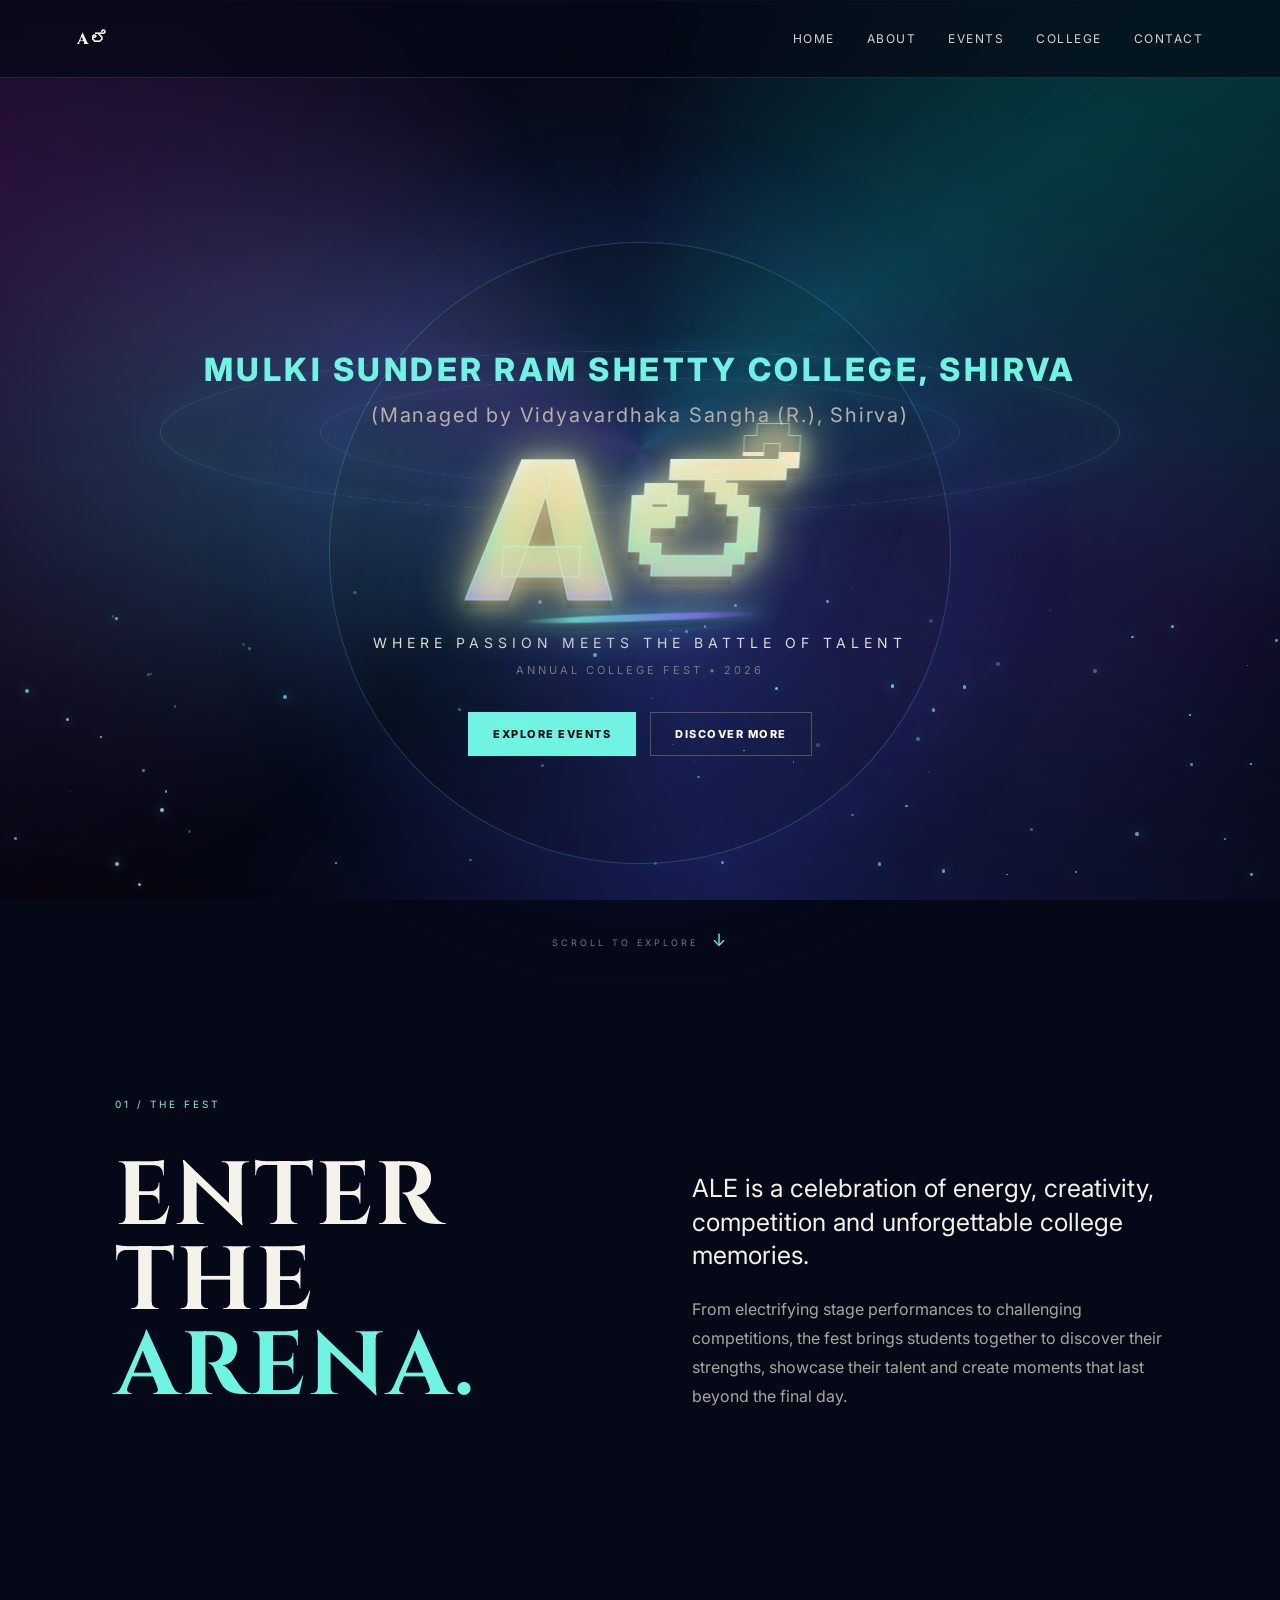
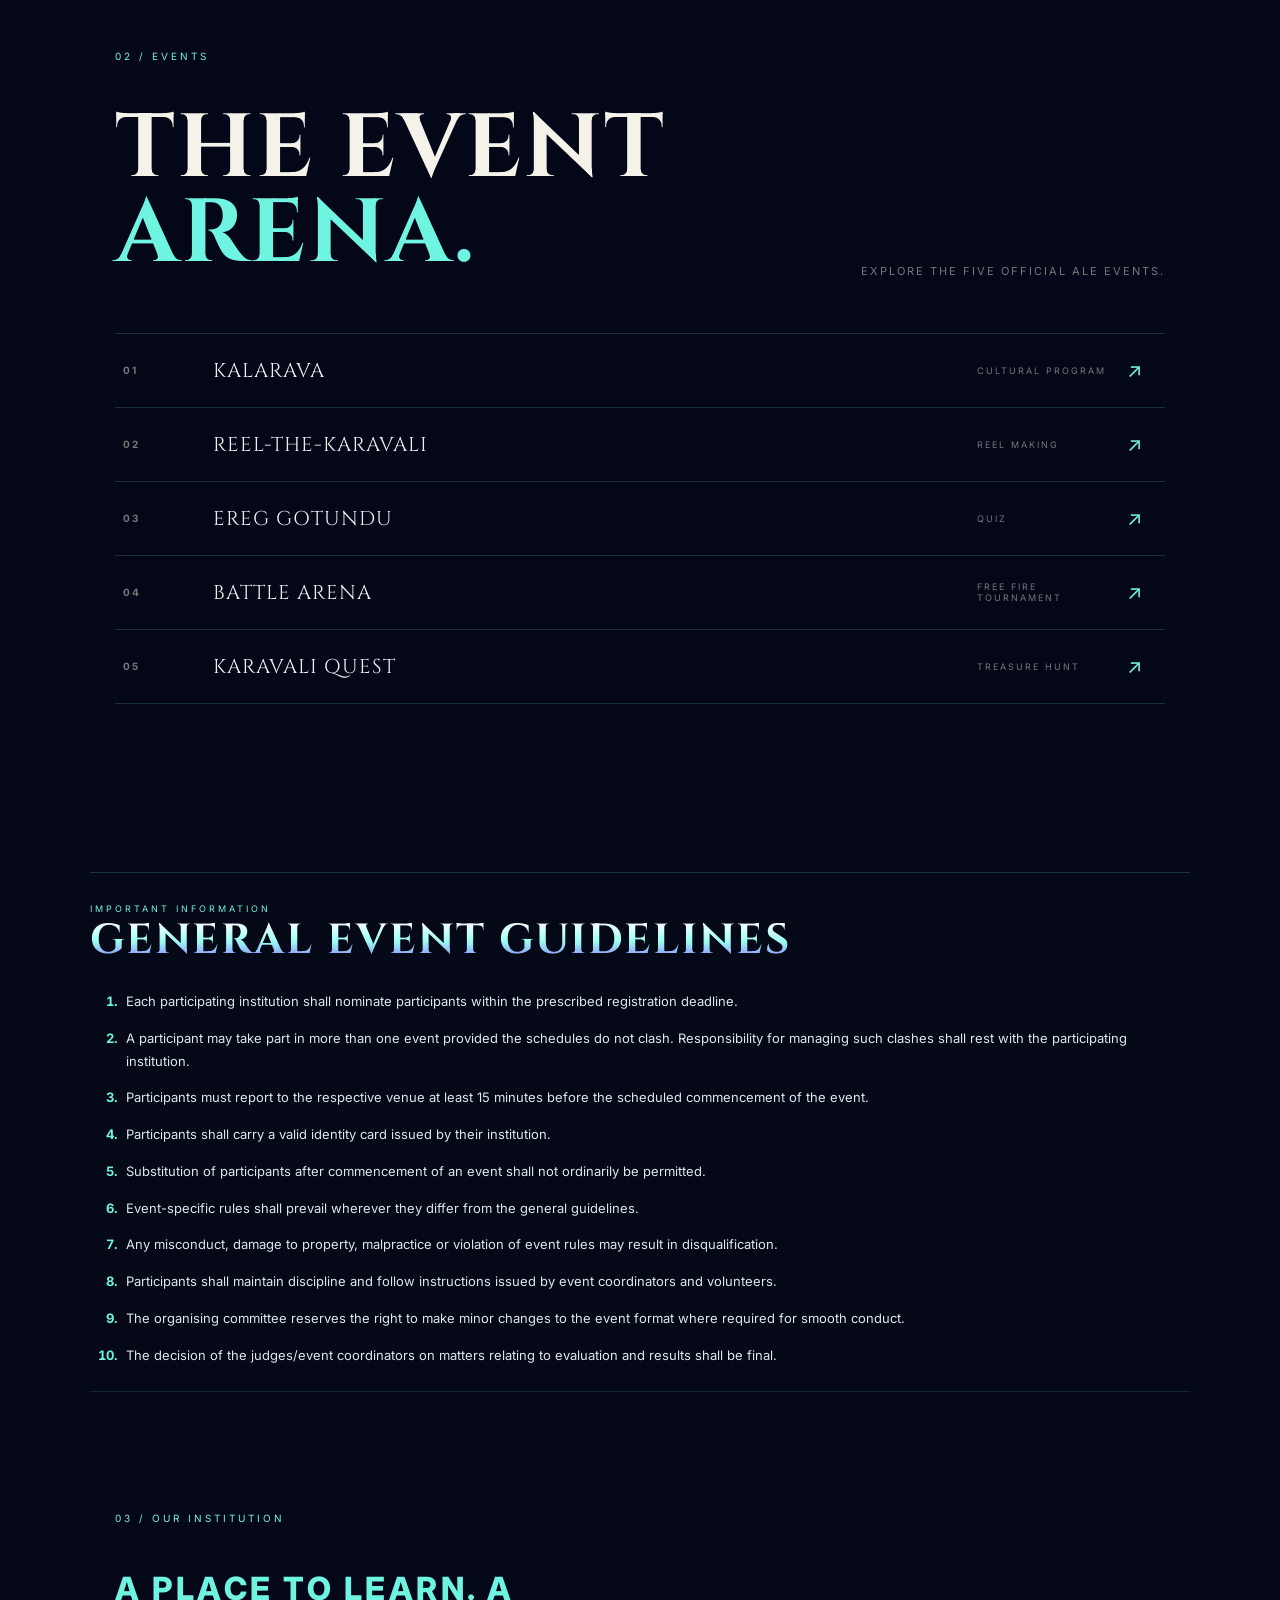
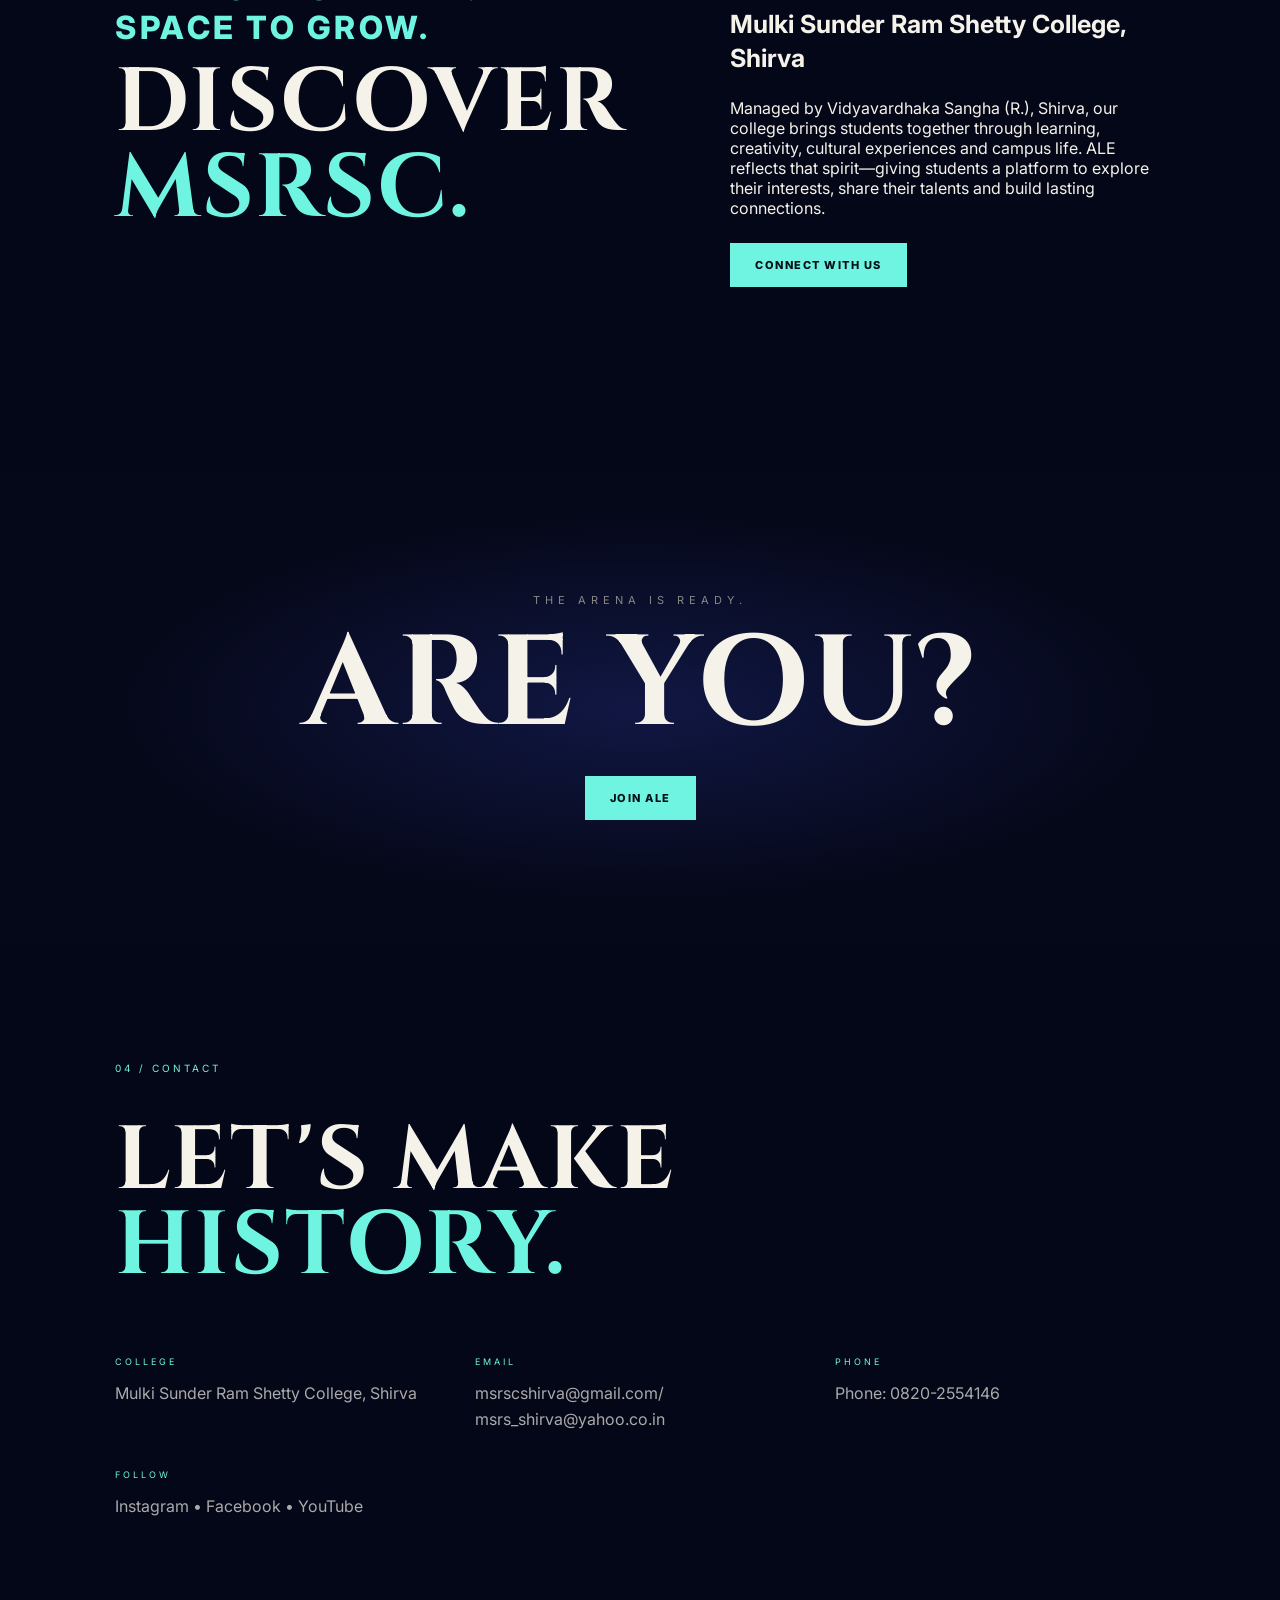
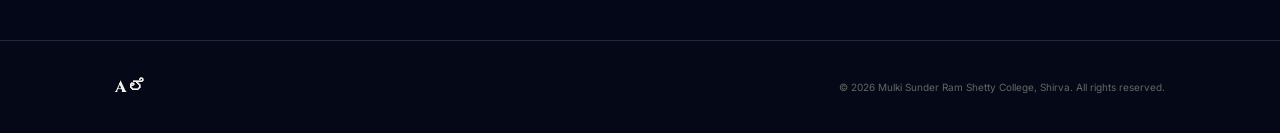
<file: index.html>
<!DOCTYPE html>
<html lang="en">
<head>
  <meta charset="UTF-8">
  <meta name="viewport" content="width=device-width, initial-scale=1.0">
  <title>Aಲೆ | MSRSC Shirva</title>
  <meta name="description" content="ALE - College Fest of Mulki Sunder Ram Shetty College, Shirva">
  <link rel="preconnect" href="https://fonts.googleapis.com">
  <link rel="preconnect" href="https://fonts.gstatic.com" crossorigin>
  <link href="https://fonts.googleapis.com/css2?family=Cinzel:wght@600;700;800&family=Inter:wght@400;500;600;700;800&display=swap" rel="stylesheet">
  <link rel="stylesheet" href="style.css">
</head>
<body>

  <div class="animated-bg" aria-hidden="true">
    <div class="aurora aurora-a"></div>
    <div class="aurora aurora-b"></div>
    <div class="energy-ring ring-a"></div>
    <div class="energy-ring ring-b"></div>
    <div class="embers" id="embers"></div>
    <div class="scanline"></div>
  </div>
  <div class="noise"></div>

  <header class="navbar">
    <a class="brand" href="#home">Aಲೆ</a>
    <button class="menu-btn" aria-label="Open menu">☰</button>
    <nav>
      <a href="#home">Home</a>
      <a href="#about">About</a>
      <a href="#events">Events</a>
      <a href="#college">College</a>
      <a href="#contact">Contact</a>
    </nav>
  </header>

  <main>
    <section id="home" class="hero">
      <div class="hero-glow glow1"></div>
      <div class="hero-glow glow2"></div>
      <div class="hero-content">
        <p class="eyebrow">MULKI SUNDER RAM SHETTY COLLEGE, SHIRVA</p>
        <p class="managed">(Managed by Vidyavardhaka Sangha (R.), Shirva)</p>
        <h1 class="moving-title">Aಲೆ</h1>
        <p class="tagline">WHERE PASSION MEETS THE BATTLE OF TALENT</p>
        <p class="date">ANNUAL COLLEGE FEST • 2026</p>
        <div class="hero-actions">
          <a class="btn primary" href="#events">Explore Events</a>
          <a class="btn ghost" href="#about">Discover More</a>
        </div>
      </div>
      <div class="scroll">SCROLL TO EXPLORE <span>↓</span></div>
    </section>

    <section id="about" class="about section">
      <div class="section-label">01 / THE FEST</div>
      <div class="about-grid">
        <div>
          <h2>ENTER THE<br><span>ARENA.</span></h2>
        </div>
        <div>
          <p class="lead">ALE is a celebration of energy, creativity, competition and unforgettable college memories.</p>
          <p>From electrifying stage performances to challenging competitions, the fest brings students together to discover their strengths, showcase their talent and create moments that last beyond the final day.</p>
        </div>
      </div>
    </section>

    <section id="events" class="events section">
      <div class="section-label">02 / EVENTS</div>
      <div class="section-head">
        <h2>THE EVENT<br><span>ARENA.</span></h2>
        <p>Explore the five official ALE events.</p>
      </div>
      <div class="event-list">
        <a class="event-item" href="event.html?event=KALARAVA"><b>01</b><span>KALARAVA</span><small>Cultural program</small><i>↗</i></a>
        <a class="event-item" href="event.html?event=REEL-THE-KARAVALI"><b>02</b><span>REEL-THE-KARAVALI</span><small>Reel making</small><i>↗</i></a>
        <a class="event-item" href="event.html?event=EREG%20GOTUNDU"><b>03</b><span>EREG GOTUNDU</span><small>Quiz</small><i>↗</i></a>
        <a class="event-item" href="event.html?event=BATTLE%20ARENA"><b>04</b><span>BATTLE ARENA</span><small>Free Fire Tournament</small><i>↗</i></a>
        <a class="event-item" href="event.html?event=KARAVALI%20QUEST"><b>05</b><span>KARAVALI QUEST</span><small>Treasure Hunt</small><i>↗</i></a>
      </div>
    </section>


<section id="generalGuidelinesBox" class="guidelines-box">
  <div class="guidelines-heading"><small>IMPORTANT INFORMATION</small><h2>GENERAL EVENT GUIDELINES</h2></div>
  <div class="guidelines-content">
    <ol class="guidelines-list">
      <li>Each participating institution shall nominate participants within the prescribed registration deadline.</li>
      <li>A participant may take part in more than one event provided the schedules do not clash. Responsibility for managing such clashes shall rest with the participating institution.</li>
      <li>Participants must report to the respective venue at least 15 minutes before the scheduled commencement of the event.</li>
      <li>Participants shall carry a valid identity card issued by their institution.</li>
      <li>Substitution of participants after commencement of an event shall not ordinarily be permitted.</li>
      <li>Event-specific rules shall prevail wherever they differ from the general guidelines.</li>
      <li>Any misconduct, damage to property, malpractice or violation of event rules may result in disqualification.</li>
      <li>Participants shall maintain discipline and follow instructions issued by event coordinators and volunteers.</li>
      <li>The organising committee reserves the right to make minor changes to the event format where required for smooth conduct.</li>
      <li>The decision of the judges/event coordinators on matters relating to evaluation and results shall be final.</li>
    </ol>
  </div>
</section>

    <section id="college" class="schedule section college-promo">
      <div class="section-label">03 / OUR INSTITUTION</div>
      <div class="about-grid">
        <div>
          <p class="eyebrow">A PLACE TO LEARN. A SPACE TO GROW.</p>
          <h2>DISCOVER<br><span>MSRSC.</span></h2>
        </div>
        <div>
          <p class="lead">Mulki Sunder Ram Shetty College, Shirva</p>
          <p>Managed by Vidyavardhaka Sangha (R.), Shirva, our college brings students together through learning, creativity, cultural experiences and campus life. ALE reflects that spirit—giving students a platform to explore their interests, share their talents and build lasting connections.</p>
          <a class="btn primary" href="#contact">CONNECT WITH US</a>
        </div>
      </div>
    </section>

    <section class="cta">
      <div>
        <p>THE ARENA IS READY.</p>
        <h2>ARE YOU?</h2>
        <a class="btn primary" href="#contact">JOIN ALE</a>
      </div>
    </section>

    <section id="contact" class="contact section">
      <div class="section-label">04 / CONTACT</div>
      <h2>LET'S MAKE<br><span>HISTORY.</span></h2>
      <div class="contact-grid">
        <div><small>COLLEGE</small><p>Mulki Sunder Ram Shetty College, Shirva</p></div>
        <div><small>EMAIL</small><p>msrscshirva@gmail.com/ msrs_shirva@yahoo.co.in</p></div>
        <div><small>PHONE</small><p>Phone: 0820-2554146</p></div>
        <div><small>FOLLOW</small><p>Instagram • Facebook • YouTube</p></div>
      </div>
    </section>
  
    <div class="event-modal" id="eventModal" aria-hidden="true">
      <div class="modal-backdrop"></div>
      <div class="modal-card">
        <button class="modal-close" aria-label="Close event details">×</button>
        <span class="modal-kicker">Aಲೆ EVENT</span>
        <div class="modal-symbol">✦</div>
        <h3 id="modalTitle">Event</h3>
        <p id="modalText">Get ready to compete.</p>
        <div class="modal-meta"><span>REGISTRATION</span><strong>OPEN</strong></div>
        <a class="btn primary" href="#contact" id="registerBtn">REGISTER NOW</a>
      </div>
    </div>

  </main>

  <footer>
    <div class="brand">Aಲೆ</div>
    <p>© 2026 Mulki Sunder Ram Shetty College, Shirva. All rights reserved.</p>
  </footer>

  <script src="script.js"></script>
</body>
</html>
</file>
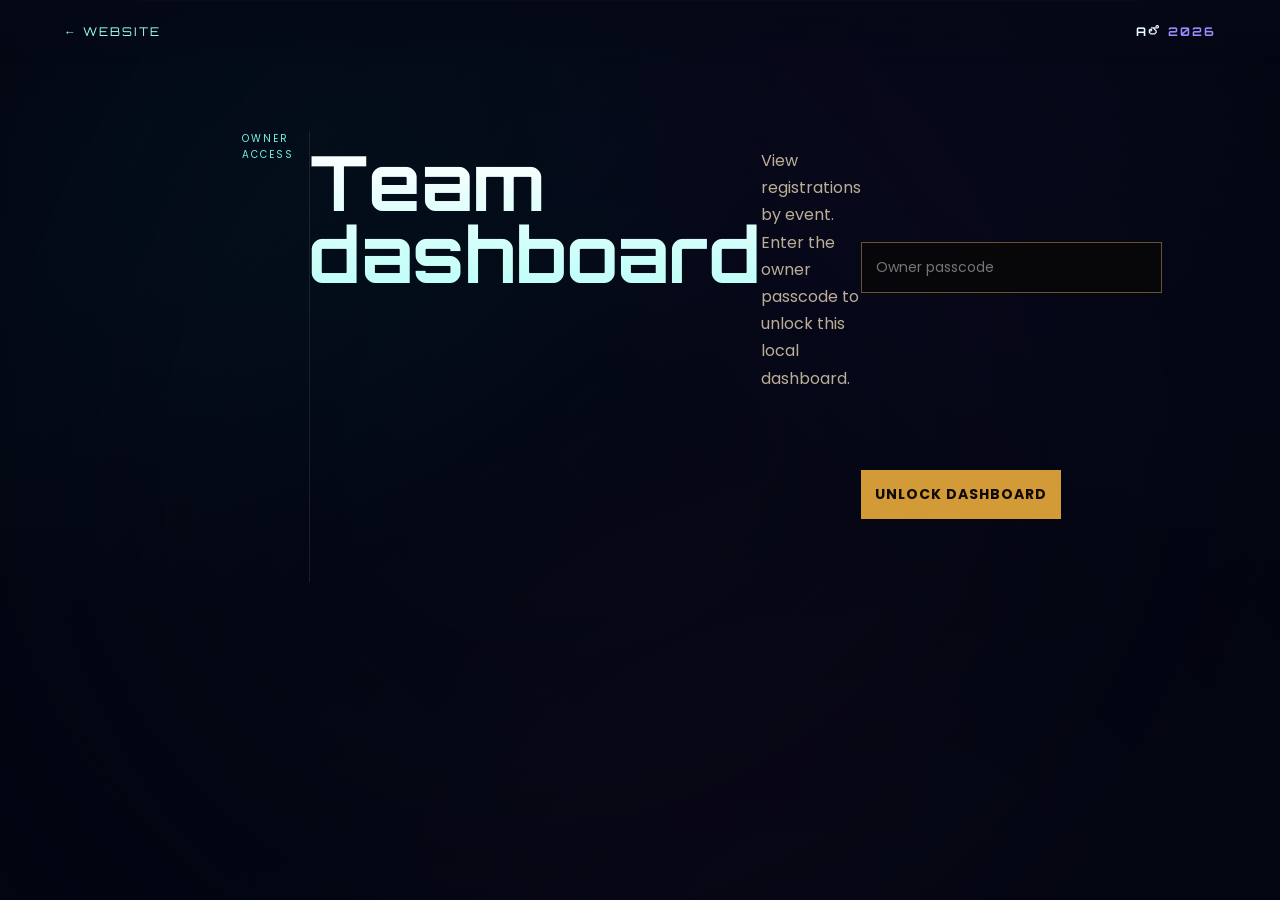
<file: admin.html>
<!doctype html>
<html lang="en"><head><meta charset="utf-8"><meta name="viewport" content="width=device-width,initial-scale=1"><title>Owner Access | Aಲೆ 2026</title><link rel="stylesheet" href="event.css"><style>body{min-height:100vh}#login,#dashboard{max-width:1000px;margin:auto;padding:130px 8vw 70px}.hidden{display:none!important}.notice{color:#bcae96;max-width:680px;line-height:1.7}input,select,button{background:#080808cc;border:1px solid #6d5128;color:#fff;padding:14px;font:14px Poppins}button{background:#d39a38;color:#100a03;border:0;font-weight:700;letter-spacing:1px;cursor:pointer}.tools{display:flex;gap:12px;flex-wrap:wrap;margin:24px 0}table{border-collapse:collapse;width:100%;background:#080808bb}th,td{border-bottom:1px solid #3b2d19;padding:14px;text-align:left;font-size:13px}th{color:#e8b75c;text-transform:uppercase;letter-spacing:1px;font-size:10px}#empty{color:#bcae96;padding:25px 0}</style></head>
<body><canvas id="scene"></canvas><div class="shade"></div><header><a href="index.html">← WEBSITE</a><b>Aಲೆ <span>2026</span></b></header><section id="login"><div class="live">OWNER ACCESS</div><h1>Team dashboard</h1><p class="notice">View registrations by event. Enter the owner passcode to unlock this local dashboard.</p><form id="loginForm"><input id="passcode" required type="password" placeholder="Owner passcode" aria-label="Owner passcode"><button type="submit">UNLOCK DASHBOARD</button></form><p id="loginError"></p></section><section id="dashboard" class="hidden"><div class="live">AUTHORIZED VIEW</div><h1>Registered teams</h1><div class="tools"><select id="eventFilter" aria-label="Filter by event"><option value="">All events</option></select><button id="refresh" type="button">REFRESH LIST</button><button id="export" type="button">DOWNLOAD CSV</button><button id="lock" type="button">LOCK</button></div><p id="empty"></p><table id="table" class="hidden"><thead><tr><th>Event</th><th>Team / participant</th><th>Contact</th><th>College</th><th>Registered</th></tr></thead><tbody id="registrations"></tbody></table></section><script>const STORAGE_KEY='kurukshetraRegistrationsV1',OWNER_PASSCODE='CHANGE-THIS-OWNER-PASSCODE';const byId=id=>document.getElementById(id);const login=byId('login'),dashboard=byId('dashboard'),filter=byId('eventFilter'),tbody=byId('registrations'),table=byId('table'),empty=byId('empty');function registrations(){try{return JSON.parse(localStorage.getItem(STORAGE_KEY)||'[]')}catch{return[]}}function escapeHtml(value){const node=document.createElement('span');node.textContent=value||'—';return node.innerHTML}function populateFilter(){const current=filter.value,events=[...new Set(registrations().map(r=>r.event))].sort();filter.innerHTML='<option value="">All events</option>'+events.map(event=>'<option value="'+escapeHtml(event)+'">'+escapeHtml(event)+'</option>').join('');filter.value=events.includes(current)?current:''}function render(){const selected=filter.value,items=registrations().filter(item=>!selected||item.event===selected);tbody.innerHTML=items.map(item=>'<tr><td>'+escapeHtml(item.event)+'</td><td>'+escapeHtml(item.team||item.name)+'</td><td>'+escapeHtml(item.email)+'</td><td>'+escapeHtml(item.college)+'</td><td>'+new Date(item.createdAt).toLocaleString()+'</td></tr>').join('');table.classList.toggle('hidden',items.length===0);empty.textContent=items.length?'': 'No registrations have been received yet.'}function refresh(){populateFilter();render()}function unlock(){login.classList.add('hidden');dashboard.classList.remove('hidden');refresh()}byId('loginForm').addEventListener('submit',event=>{event.preventDefault();if(byId('passcode').value===OWNER_PASSCODE){sessionStorage.setItem('kurukshetraOwnerAccess','yes');unlock()}else byId('loginError').textContent='Incorrect owner passcode.'});if(sessionStorage.getItem('kurukshetraOwnerAccess')==='yes')unlock();filter.addEventListener('change',render);byId('refresh').addEventListener('click',refresh);window.addEventListener('storage',event=>{if(event.key===STORAGE_KEY&&sessionStorage.getItem('kurukshetraOwnerAccess')==='yes')refresh()});byId('lock').addEventListener('click',()=>{sessionStorage.removeItem('kurukshetraOwnerAccess');location.reload()});byId('export').addEventListener('click',()=>{const fields=['event','name','email','college','team','createdAt'],csv=[fields.join(','),...registrations().map(item=>fields.map(field=>'"'+String(item[field]||'').replaceAll('"','""')+'"').join(','))].join('\n'),link=document.createElement('a');link.href=URL.createObjectURL(new Blob([csv],{type:'text/csv'}));link.download='kurukshetra-registrations.csv';link.click();URL.revokeObjectURL(link.href)});</script></body></html>
</file>
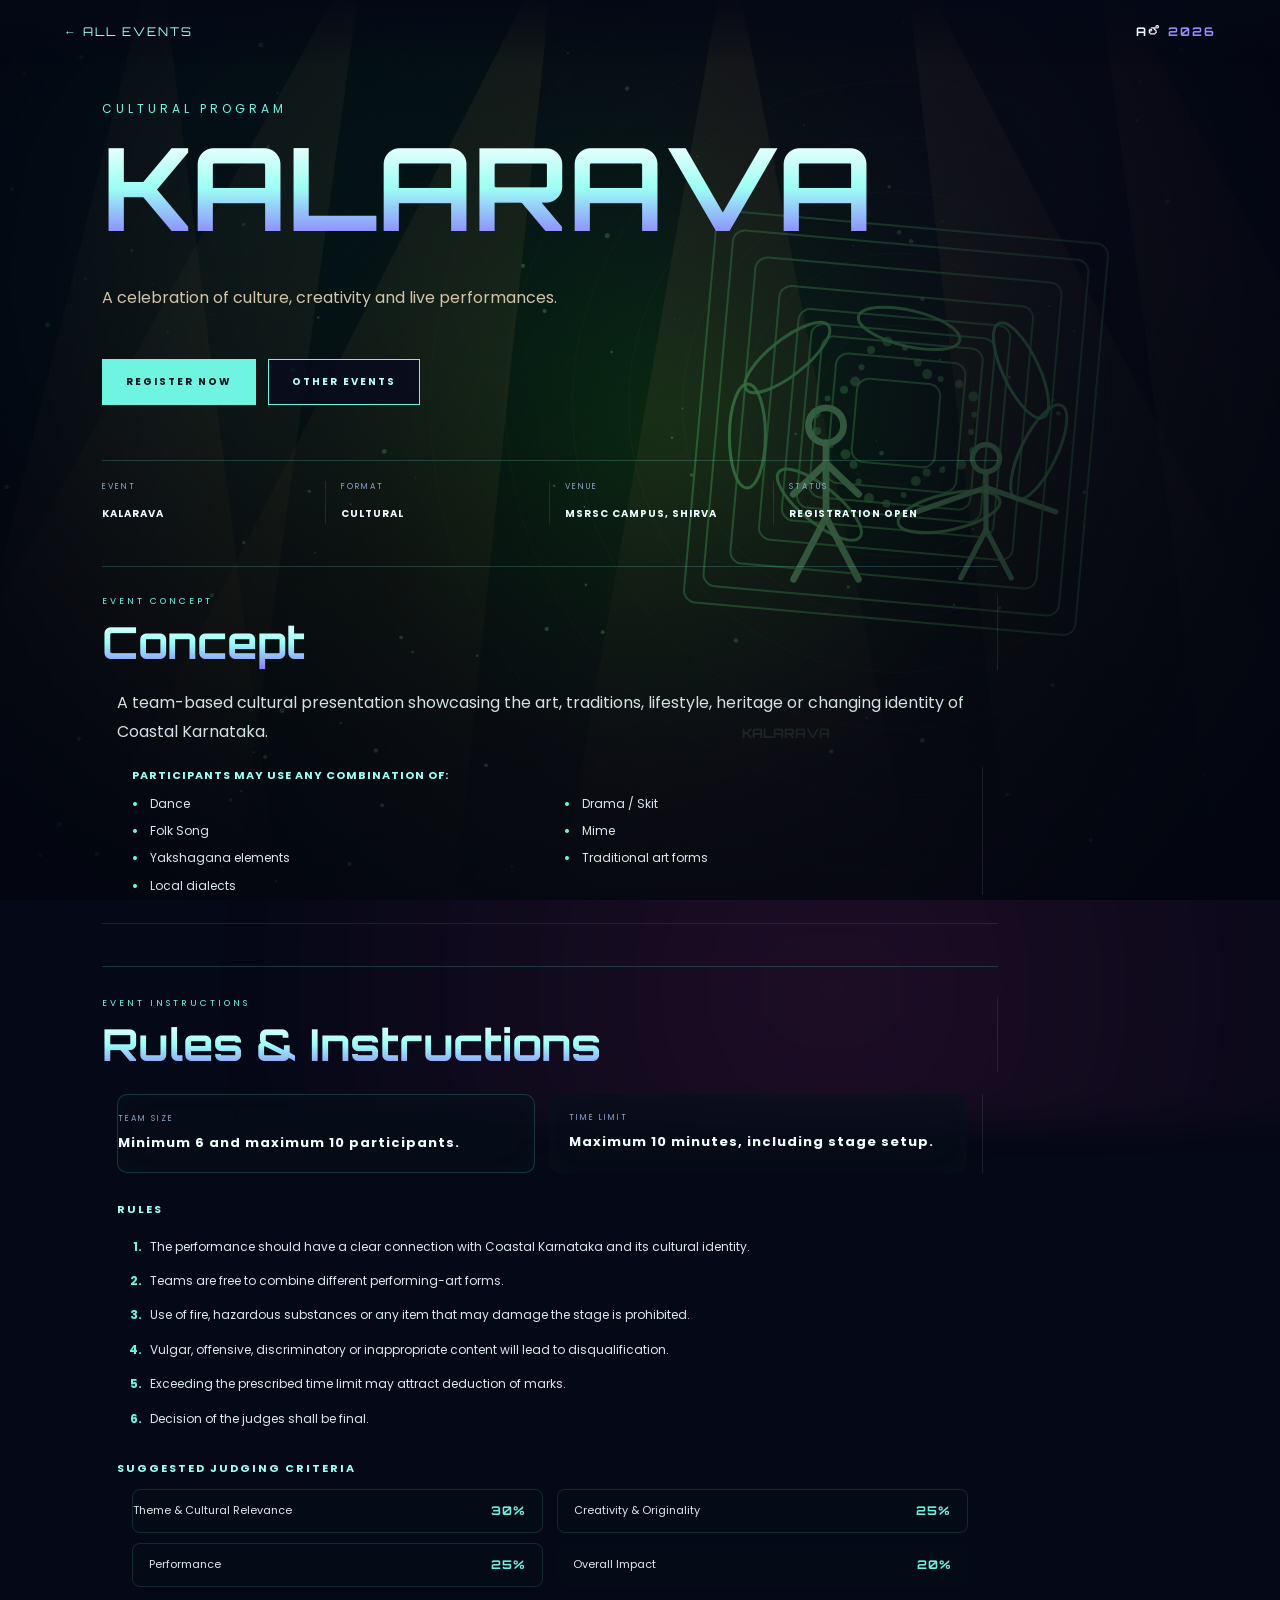
<file: event.html>
<!doctype html>
<html lang="en"><head><meta charset="utf-8"><meta name="viewport" content="width=device-width,initial-scale=1"><title>Aಲೆ Event</title><link rel="stylesheet" href="event.css"></head>
<body><canvas id="scene"></canvas><div class="shade"></div><header><a href="index.html#events">← ALL EVENTS</a><b>Aಲೆ <span>2026</span></b></header>
<main><div id="cat"></div><h1 id="title"></h1><p id="desc"></p><div class="buttons"><a id="registerLink" href="registration.html">REGISTER NOW</a><a class="outline" href="index.html#events">OTHER EVENTS</a></div><section><div><small>EVENT</small><strong id="ename"></strong></div><div><small>FORMAT</small><strong id="format"></strong></div><div><small>VENUE</small><strong>MSRSC CAMPUS, SHIRVA</strong></div><div><small>STATUS</small><strong>REGISTRATION OPEN</strong></div></section>
<section id="conceptBox" class="concept-box">
  <div class="concept-heading"><small>EVENT CONCEPT</small><h2>Concept</h2></div>
  <div class="concept-content">
    <p id="conceptText"></p>
    <div id="conceptActivitiesWrap"><h3>Participants may use any combination of:</h3><ul id="conceptList"></ul></div>
    <p id="conceptNote" class="concept-note"></p>
  </div>
</section>
<section id="instructionsBox" class="instructions-box">
  <div class="instructions-heading"><small>EVENT INSTRUCTIONS</small><h2>Rules &amp; Instructions</h2></div>
  <div id="instructionsContent" class="instructions-content"></div>
</section>
</main>
<script src="event.js"></script></body></html>
</file>
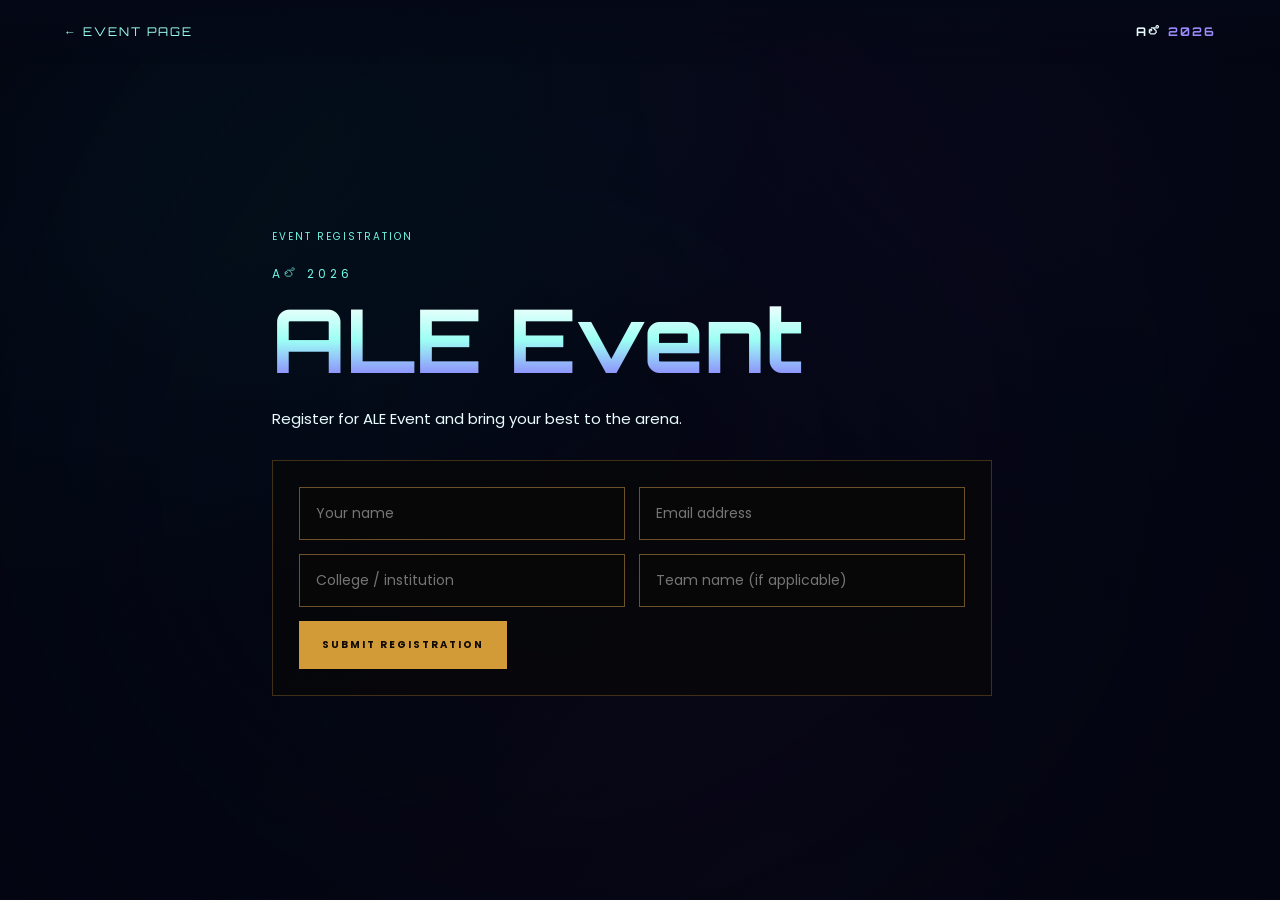
<file: registration.html>
<!doctype html>
<html lang="en"><head><meta charset="utf-8"><meta name="viewport" content="width=device-width,initial-scale=1"><title>Register | Aಲೆ 2026</title><link rel="stylesheet" href="event.css"><style>.registration-page{width:min(100%,940px);min-height:100vh;margin:auto;padding:130px 8vw 72px}.registration-page #intro{max-width:540px;margin:0 0 30px;font-size:15px}.registration-page h1{font-size:clamp(42px,7vw,88px)}#registrationForm{display:grid;grid-template-columns:repeat(2,minmax(0,1fr));gap:14px;max-width:720px;padding:26px;background:rgba(8,8,8,.68);border:1px solid rgba(211,154,56,.28)}#registrationForm input{width:100%;min-height:52px;background:#080808cc;border:1px solid #6d5128;color:#fff;padding:15px 16px;font:14px Poppins}#registrationForm input:focus{outline:1px solid #e1ae58;border-color:#e1ae58}#registrationForm button{grid-column:1/-1;min-height:48px;justify-self:start;border:0;background:#d39a38;color:#100a03;padding:14px 23px;font:700 10px Poppins;letter-spacing:2px;cursor:pointer}#confirmation{max-width:720px;margin-top:17px;color:#ffe1a0;font-weight:600;line-height:1.5}@media(max-width:700px){.registration-page{width:100%;padding:108px 24px 50px}.registration-page h1{font-size:15vw}#registrationForm{grid-template-columns:1fr;padding:18px}#registrationForm button{width:100%;justify-self:stretch}}</style></head>
<body><canvas id="scene"></canvas><div class="shade"></div><header><a id="back" href="index.html#events">← EVENT PAGE</a><b>Aಲೆ <span>2026</span></b></header><main class="registration-page"><div class="live">EVENT REGISTRATION</div><div id="cat">Aಲೆ 2026</div><h1 id="eventName">Register</h1><p id="intro">Reserve your place in the arena.</p><form id="registrationForm"><input id="registrant" name="registrant" required placeholder="Your name" aria-label="Your name"><input id="email" name="email" required type="email" placeholder="Email address" aria-label="Email address"><input id="college" name="college" required placeholder="College / institution" aria-label="College or institution"><input id="team" name="team" placeholder="Team name (if applicable)" aria-label="Team name"><button type="submit">SUBMIT REGISTRATION</button></form><p id="confirmation" aria-live="polite"></p></main>
<script>const STORAGE_KEY='kurukshetraRegistrationsV1';const eventName=new URLSearchParams(location.search).get('event')||'ALE Event';const form=document.getElementById('registrationForm');const message=document.getElementById('confirmation');document.title='Register for '+eventName+' | Aಲೆ 2026';document.getElementById('eventName').textContent=eventName;document.getElementById('intro').textContent='Register for '+eventName+' and bring your best to the arena.';document.getElementById('back').href='event.html?event='+encodeURIComponent(eventName);function readRegistrations(){try{return JSON.parse(localStorage.getItem(STORAGE_KEY)||'[]')}catch{return[]}}form.addEventListener('submit',function(event){event.preventDefault();const registration={id:crypto.randomUUID?crypto.randomUUID():String(Date.now()),event:eventName,name:document.getElementById('registrant').value.trim(),email:document.getElementById('email').value.trim(),college:document.getElementById('college').value.trim(),team:document.getElementById('team').value.trim(),createdAt:new Date().toISOString()};const registrations=readRegistrations();registrations.push(registration);localStorage.setItem(STORAGE_KEY,JSON.stringify(registrations));form.reset();message.textContent='Thank you — your registration has been submitted.';})</script>
</body></html>
</file>
<file: style.css>
*{box-sizing:border-box;margin:0;padding:0}
:root{--bg:#090909;--text:#f5f2ea;--muted:#aaa69d;--accent:#d9a441;--line:#292929}
html{scroll-behavior:smooth}
body{background:var(--bg);color:var(--text);font-family:Inter,Arial,sans-serif;overflow-x:hidden}
body:before{content:"";position:fixed;inset:0;background:radial-gradient(circle at 75% 20%,rgba(217,164,65,.12),transparent 28%),radial-gradient(circle at 15% 70%,rgba(139,0,0,.14),transparent 30%);pointer-events:none}
.noise{position:fixed;inset:0;opacity:.035;pointer-events:none;background-image:url("data:image/svg+xml,%3Csvg viewBox='0 0 180 180' xmlns='http://www.w3.org/2000/svg'%3E%3Cfilter id='n'%3E%3CfeTurbulence type='fractalNoise' baseFrequency='.9' numOctaves='3' stitchTiles='stitch'/%3E%3C/filter%3E%3Crect width='100%25' height='100%25' filter='url(%23n)'/%3E%3C/svg%3E")}
.navbar{height:78px;display:flex;align-items:center;justify-content:space-between;padding:0 6%;position:fixed;top:0;width:100%;z-index:20;background:rgba(9,9,9,.72);backdrop-filter:blur(12px);border-bottom:1px solid rgba(255,255,255,.06)}
.brand{font-family:Cinzel,serif;font-weight:800;letter-spacing:3px;color:var(--text);text-decoration:none}
nav{display:flex;gap:32px}nav a{color:#d6d3cc;text-decoration:none;font-size:12px;text-transform:uppercase;letter-spacing:1.5px}nav a:hover{color:var(--accent)}
.menu-btn{display:none;background:none;border:0;color:white;font-size:25px}
.hero{min-height:100vh;position:relative;display:flex;align-items:center;justify-content:center;text-align:center;padding:120px 6% 70px;overflow:hidden;background:linear-gradient(180deg,#0a0a0a,#100d08 70%,#090909)}
.hero:after{content:"";position:absolute;width:620px;height:620px;border:1px solid rgba(217,164,65,.16);border-radius:50%;transform:rotate(25deg);box-shadow:0 0 120px rgba(217,164,65,.07);pointer-events:none}
.hero-content{position:relative;z-index:2;max-width:1100px}
.eyebrow{font-size:32px;letter-spacing:3.5px;font-weight:800;color:var(--accent);margin-bottom:14px}
.managed{font-size:20px;letter-spacing:1.8px;color:#b7b2a8;margin-bottom:25px}
h1{font-family:Cinzel,serif;font-size:clamp(64px,13vw,180px);line-height:.88;letter-spacing:8px;background:linear-gradient(180deg,#fff,#d2c7b0 55%,#9b6d25);-webkit-background-clip:text;color:transparent;text-shadow:0 20px 70px rgba(217,164,65,.15)}
.moving-title{display:inline-block;text-shadow:0 0 20px rgba(255,232,171,.35),0 0 55px rgba(217,164,65,.35)}
.tagline{margin-top:25px;font-size:14px;letter-spacing:5px;color:#e0ddd5}.date{margin-top:12px;color:#777;font-size:11px;letter-spacing:3px}
.hero-actions{display:flex;justify-content:center;gap:14px;margin-top:35px}.btn{display:inline-block;text-decoration:none;padding:14px 24px;text-transform:uppercase;letter-spacing:1.5px;font-size:11px;font-weight:800;border:1px solid var(--accent);transition:.25s}.primary{background:var(--accent);color:#111}.primary:hover{background:#efc66f;transform:translateY(-2px)}.ghost{color:white;border-color:#555}.ghost:hover{border-color:white}
.scroll{position:absolute;bottom:28px;font-size:9px;letter-spacing:3px;color:#777;z-index:2}.scroll span{color:var(--accent);font-size:17px;margin-left:8px}
.section{padding:120px 9%;position:relative}.section-label{font-size:10px;color:var(--accent);letter-spacing:3px;margin-bottom:45px}.about-grid{display:grid;grid-template-columns:1fr 1fr;gap:10%;align-items:end}h2{font-family:Cinzel,serif;font-size:clamp(45px,7vw,90px);line-height:.95;letter-spacing:2px}h2 span{color:var(--accent)}.lead{font-size:25px;line-height:1.35;margin-bottom:22px}.about p:not(.lead){color:var(--muted);line-height:1.8;max-width:560px}
.events{background:#0d0d0d}.section-head{display:flex;justify-content:space-between;align-items:end;margin-bottom:55px}.section-head p{color:#777;letter-spacing:2px;text-transform:uppercase;font-size:11px}.event-grid{display:grid;grid-template-columns:repeat(4,1fr);gap:14px}.event-card{min-height:310px;padding:28px;border:1px solid var(--line);position:relative;transition:.3s;background:linear-gradient(150deg,rgba(255,255,255,.025),transparent)}.event-card:hover{transform:translateY(-8px);border-color:rgba(217,164,65,.65);background:rgba(217,164,65,.04)}.event-card>span{color:#555;font-size:11px}.icon{font-size:34px;color:var(--accent);margin:65px 0 28px}.event-card h3{font-family:Cinzel,serif;letter-spacing:2px}.event-card p{color:#777;font-size:13px;line-height:1.6;margin-top:12px}
.schedule h2{margin-bottom:55px}.schedule-list{border-top:1px solid var(--line)}.schedule-list>div{display:grid;grid-template-columns:140px 1fr 120px;gap:20px;padding:25px 0;border-bottom:1px solid var(--line);align-items:center}.schedule-list b{font-size:11px;color:var(--accent);letter-spacing:2px}.schedule-list span{color:#ddd}.schedule-list strong{text-align:right;font-size:11px;color:#777}
.cta{min-height:470px;display:flex;align-items:center;justify-content:center;text-align:center;background:radial-gradient(circle,rgba(217,164,65,.14),transparent 45%),#111}.cta p{letter-spacing:5px;font-size:11px;color:#888;margin-bottom:18px}.cta h2{font-size:clamp(65px,10vw,130px);margin-bottom:30px}
.contact{background:#0b0b0b}.contact h2{margin-bottom:60px}.contact-grid{display:grid;grid-template-columns:repeat(3,1fr);gap:30px}.contact-grid small{font-size:9px;letter-spacing:3px;color:var(--accent)}.contact-grid p{margin-top:12px;color:#aaa;line-height:1.6}
footer{border-top:1px solid var(--line);padding:35px 9%;display:flex;justify-content:space-between;gap:20px;align-items:center}footer p{font-size:10px;color:#666}
@media(max-width:800px){nav{display:none}.menu-btn{display:block}.navbar{padding:0 5%}.hero{min-height:100svh}.eyebrow{font-size:22px;letter-spacing:2.5px}.managed{font-size:14px;letter-spacing:1.2px}h1{font-size:18vw;letter-spacing:3px}.tagline{font-size:10px;letter-spacing:3px}.about-grid,.event-grid,.contact-grid{grid-template-columns:1fr}.section{padding:85px 7%}.section-head{display:block}.section-head p{margin-top:18px}.event-grid{gap:10px}.event-card{min-height:250px}.icon{margin:35px 0 20px}.schedule-list>div{grid-template-columns:85px 1fr}.schedule-list strong{display:none}footer{padding:30px 7%;display:block}footer p{margin-top:15px}.hero:after{width:90vw;height:90vw}}


/* ===== CINEMATIC CSS / JS BACKGROUND ===== */
.animated-bg{
  position:fixed;
  inset:0;
  z-index:0;
  overflow:hidden;
  pointer-events:none;
  background:
    radial-gradient(circle at 50% 45%, rgba(217,164,65,.08), transparent 30%),
    radial-gradient(circle at 15% 80%, rgba(130,20,0,.11), transparent 28%),
    #080808;
}
.animated-bg:before,
.animated-bg:after{
  content:"";
  position:absolute;
  inset:-30%;
  background:
    conic-gradient(from 0deg at 50% 50%,
      transparent 0deg,
      rgba(217,164,65,.08) 38deg,
      transparent 75deg,
      rgba(255,180,60,.04) 145deg,
      transparent 190deg,
      rgba(120,10,0,.06) 250deg,
      transparent 310deg);
  animation: bgSpin 26s linear infinite;
}
.animated-bg:after{
  animation-direction:reverse;
  animation-duration:38s;
  filter:blur(25px);
}
.aurora{
  position:absolute;
  width:65vw;
  height:35vw;
  border-radius:50%;
  filter:blur(70px);
  opacity:.13;
  mix-blend-mode:screen;
}
.aurora-a{
  left:-15vw;
  top:15vh;
  background:radial-gradient(ellipse, #9b5b16, transparent 65%);
  animation:auroraA 13s ease-in-out infinite alternate;
}
.aurora-b{
  right:-20vw;
  bottom:5vh;
  background:radial-gradient(ellipse, #5e120c, transparent 65%);
  animation:auroraB 17s ease-in-out infinite alternate;
}
.energy-ring{
  position:absolute;
  left:50%;
  top:48%;
  border:1px solid rgba(217,164,65,.10);
  border-radius:50%;
  transform:translate(-50%,-50%) rotateX(65deg);
  box-shadow:0 0 50px rgba(217,164,65,.04), inset 0 0 40px rgba(217,164,65,.03);
}
.ring-a{width:75vw;height:30vw;animation:ringMove 12s linear infinite}
.ring-b{width:50vw;height:20vw;border-color:rgba(255,255,255,.07);animation:ringMove 18s linear infinite reverse}
.embers{position:absolute;inset:0}
.ember{
  position:absolute;
  width:3px;
  height:3px;
  border-radius:50%;
  background:rgba(239,195,100,.8);
  box-shadow:0 0 8px rgba(239,195,100,.8);
  animation:floatUp linear infinite;
}
.scanline{
  position:absolute;
  left:0;
  right:0;
  height:1px;
  background:linear-gradient(90deg,transparent,rgba(217,164,65,.12),transparent);
  animation:scan 9s linear infinite;
}
.navbar, main, footer, .noise{position:relative;z-index:2}
.hero{background:transparent}
.events,.schedule,.contact{background:rgba(13,13,13,.70)}
.cta{background:rgba(17,17,17,.72)}

@keyframes bgSpin{to{transform:rotate(360deg)}}
@keyframes auroraA{to{transform:translate(22vw,12vh) scale(1.15) rotate(18deg)}}
@keyframes auroraB{to{transform:translate(-18vw,-10vh) scale(1.2) rotate(-20deg)}}
@keyframes ringMove{
  from{transform:translate(-50%,-50%) rotateX(65deg) rotateZ(0deg)}
  to{transform:translate(-50%,-50%) rotateX(65deg) rotateZ(360deg)}
}
@keyframes floatUp{
  0%{transform:translate3d(0,30px,0) scale(.4);opacity:0}
  15%{opacity:.8}
  70%{opacity:.45}
  100%{transform:translate3d(var(--drift),-110vh,0) scale(1.4);opacity:0}
}
@keyframes scan{from{top:-5%}to{top:105%}}

@media (prefers-reduced-motion:reduce){
  .animated-bg *{animation:none!important}
}


/* ===== MULTI-EVENT INTERFACE ===== */
.events{min-height:100vh}
.event-tabs{display:flex;flex-wrap:wrap;gap:8px;margin:0 0 30px;border-bottom:1px solid var(--line);padding-bottom:18px}
.event-tab{background:transparent;color:#777;border:1px solid #292929;padding:12px 20px;text-transform:uppercase;font:700 10px Inter;letter-spacing:2px;cursor:pointer;transition:.3s}
.event-tab:hover{color:#fff;border-color:#777}
.event-tab.active{background:var(--accent);border-color:var(--accent);color:#111;box-shadow:0 0 30px rgba(217,164,65,.12)}
.event-panel{display:none;animation:eventIn .65s cubic-bezier(.2,.7,.2,1)}
.event-panel.active{display:block}
.event-panel-intro{display:grid;grid-template-columns:110px 1fr;gap:30px;align-items:start;margin-bottom:28px}
.panel-number{font-family:Cinzel,serif;font-size:65px;color:rgba(217,164,65,.25);line-height:1}
.event-panel-intro h3{font-family:Cinzel,serif;font-size:38px;letter-spacing:3px}
.event-panel-intro p{color:#777;margin-top:9px;max-width:650px;line-height:1.6}
.event-list{border-top:1px solid var(--line)}
.event-item{width:100%;display:grid;grid-template-columns:70px 1fr 130px 30px;gap:20px;align-items:center;padding:23px 8px;background:transparent;color:#eee;border:0;border-bottom:1px solid var(--line);text-align:left;text-decoration:none;cursor:pointer;position:relative;overflow:hidden;transition:.3s}
.event-item:before{content:"";position:absolute;left:0;top:0;bottom:0;width:0;background:rgba(217,164,65,.07);transition:.35s}
.event-item:hover:before{width:100%}
.event-item:hover{padding-left:18px}
.event-item b{color:#777;font-size:10px;letter-spacing:2px;z-index:1}.event-item span{font-family:Cinzel,serif;font-size:20px;letter-spacing:1px;z-index:1}.event-item small{color:#777;text-transform:uppercase;font-size:9px;letter-spacing:2px;z-index:1}.event-item i{font-style:normal;color:var(--accent);font-size:20px;z-index:1}
.event-modal{position:fixed;inset:0;z-index:100;display:none;align-items:center;justify-content:center;padding:25px}
.event-modal.open{display:flex}
.modal-backdrop{position:absolute;inset:0;background:rgba(0,0,0,.82);backdrop-filter:blur(12px)}
.modal-card{position:relative;z-index:2;width:min(600px,100%);padding:55px 50px;background:linear-gradient(145deg,#17140e,#0c0c0c 60%);border:1px solid rgba(217,164,65,.35);box-shadow:0 30px 100px rgba(0,0,0,.7);animation:modalIn .45s cubic-bezier(.2,.8,.2,1)}
.modal-close{position:absolute;right:18px;top:13px;background:none;border:0;color:#888;font-size:34px;cursor:pointer}.modal-close:hover{color:white}
.modal-kicker{font-size:9px;letter-spacing:3px;color:var(--accent)}
.modal-symbol{font-size:45px;color:var(--accent);margin:28px 0 8px}
.modal-card h3{font-family:Cinzel,serif;font-size:45px;letter-spacing:2px}.modal-card p{color:#999;line-height:1.7;margin:15px 0 28px}
.modal-meta{display:flex;justify-content:space-between;border-top:1px solid #292929;border-bottom:1px solid #292929;padding:16px 0;margin-bottom:25px;font-size:9px;letter-spacing:2px}.modal-meta span{color:#777}.modal-meta strong{color:#80c080}
@keyframes eventIn{from{opacity:0;transform:translateY(18px)}to{opacity:1;transform:none}}
@keyframes modalIn{from{opacity:0;transform:scale(.94) translateY(15px)}to{opacity:1;transform:none}}
@media(max-width:700px){
 .event-panel-intro{grid-template-columns:65px 1fr;gap:15px}.panel-number{font-size:42px}.event-panel-intro h3{font-size:28px}
 .event-item{grid-template-columns:42px 1fr 25px;padding:18px 3px}.event-item small{display:none}.event-item span{font-size:17px}
 .modal-card{padding:45px 28px}.modal-card h3{font-size:32px}
}


/* ALE NEW WAVE: immersive, video-free animated atmosphere */
:root{--accent:#70f4e2;--line:rgba(130,220,255,.18)}
body{background:#050816}
body:before{z-index:-1;background:radial-gradient(ellipse at 12% 18%,rgba(28,113,255,.22),transparent 36%),radial-gradient(ellipse at 86% 24%,rgba(174,52,255,.20),transparent 34%),radial-gradient(ellipse at 55% 95%,rgba(0,224,190,.14),transparent 38%);animation:waveGlow 16s ease-in-out infinite alternate}
.animated-bg{background:radial-gradient(ellipse at 50% 48%,#101b3a 0%,#070a19 52%,#03040b 100%)}
.animated-bg:before,.animated-bg:after{inset:-45%;background:conic-gradient(from 0deg at 50% 50%,transparent 0deg,rgba(0,234,218,.13) 55deg,transparent 105deg,rgba(72,91,255,.14) 170deg,transparent 225deg,rgba(218,66,255,.10) 290deg,transparent 340deg);animation:bgSpin 38s linear infinite}
.animated-bg:after{filter:blur(55px);opacity:.8;animation-duration:55s}
.aurora{width:75vw;height:48vw;filter:blur(90px);opacity:.24}
.aurora-a{background:radial-gradient(ellipse,#00e6d0,transparent 66%)}
.aurora-b{background:radial-gradient(ellipse,#754cff,transparent 66%)}
.energy-ring{border-color:rgba(112,244,226,.18);box-shadow:0 0 70px rgba(63,169,255,.08),inset 0 0 60px rgba(112,244,226,.05)}
.ring-b{border-color:rgba(184,137,255,.2)}
.ember{background:rgba(126,244,255,.9);box-shadow:0 0 12px rgba(75,221,255,.9)}
.scanline{background:linear-gradient(90deg,transparent,rgba(112,244,226,.2),transparent)}
.hero{background:transparent}
.hero:after{border-color:rgba(112,244,226,.2);box-shadow:0 0 140px rgba(72,91,255,.13)}
h1{background:linear-gradient(180deg,#fff 5%,#a5fff4 48%,#8c7dff 95%);-webkit-background-clip:text;text-shadow:0 0 65px rgba(71,222,255,.22)}
.moving-title{animation:titlePulse 5s ease-in-out infinite alternate}
.events,.schedule,.contact{background:rgba(5,9,25,.76);backdrop-filter:blur(5px)}
.event-item,.event-card{border-color:rgba(112,244,226,.16)}
.event-item:hover,.event-card:hover{border-color:rgba(112,244,226,.65);background:rgba(112,244,226,.055)}
.cta{background:radial-gradient(ellipse at center,rgba(75,91,255,.18),transparent 58%),rgba(6,10,27,.78)}
.navbar{background:rgba(5,8,22,.68);border-bottom-color:rgba(112,244,226,.14)}
.primary,.event-tab.active{background:#70f4e2;border-color:#70f4e2;color:#041017}
.primary:hover{background:#b2fff6}
@keyframes waveGlow{0%{filter:hue-rotate(0deg);transform:scale(1)}100%{filter:hue-rotate(24deg);transform:scale(1.08)}}
@keyframes titlePulse{from{filter:drop-shadow(0 0 8px rgba(112,244,226,.12))}to{filter:drop-shadow(0 0 24px rgba(140,125,255,.4))}}
@media(prefers-reduced-motion:reduce){body:before,.moving-title{animation:none!important}}


/* College promotion section */
.college-promo .about-grid{margin-bottom:65px}.college-promo .lead{font-weight:700}.college-promo .btn{display:inline-flex;margin-top:25px}.college-values{display:grid;grid-template-columns:repeat(3,1fr);gap:18px;border-top:1px solid var(--line);padding-top:25px}.college-values>div{padding:18px 0}.college-values b{display:block;color:var(--accent);font-size:11px;letter-spacing:2px;margin-bottom:24px}.college-values span{font-family:Cinzel,serif;font-size:23px;letter-spacing:2px}.college-values p{color:var(--muted);font-size:14px;margin-top:10px}@media(max-width:800px){.college-values{grid-template-columns:1fr;gap:5px}.college-promo .about-grid{margin-bottom:35px}}


/* General event guidelines on the home page */
.guidelines-box{display:block;margin:42px auto 0;padding:30px 0 18px;border-top:1px solid rgba(112,244,226,.2);border-bottom:1px solid rgba(112,244,226,.12);max-width:1100px}
.guidelines-heading small{display:block;color:#70f4e2;font-size:9px;letter-spacing:3px;margin-bottom:7px}
.guidelines-heading h2{font-family:Cinzel,serif;font-size:clamp(24px,4vw,42px);margin:0 0 22px;background:linear-gradient(#fff,#9cfff4,#8b79ff);-webkit-background-clip:text;color:transparent}
.guidelines-content{color:#d2e3e5}
.guidelines-list{margin:0;padding:0 0 0 30px}
.guidelines-list li{padding:7px 0 7px 6px;line-height:1.75;font-size:13px;color:#dbe9eb}
.guidelines-list li::marker{color:#70f4e2;font-weight:700}
@media(max-width:700px){.guidelines-box{margin-top:30px;padding-top:22px}.guidelines-list{padding-left:25px}.guidelines-list li{font-size:12px;padding:6px 0 6px 4px}}

/* ===== Aಲೆ HERO TITLE — SIGNATURE NEW-WAVE TREATMENT ===== */
.moving-title{
  position:relative;
  font-family:"Noto Sans Kannada","Noto Sans",Inter,Arial,sans-serif;
  font-weight:900;
  font-size:clamp(82px,15vw,205px);
  line-height:.82;
  letter-spacing:1px;
  transform:skewX(-4deg);
  isolation:isolate;
  -webkit-text-stroke:1px rgba(196,255,249,.55);
  background:linear-gradient(180deg,#ffffff 0%,#c9fff8 30%,#70f4e2 62%,#8c7dff 100%);
  -webkit-background-clip:text;
  background-clip:text;
  color:transparent;
  filter:drop-shadow(0 8px 0 rgba(13,25,53,.55)) drop-shadow(0 0 18px rgba(112,244,226,.38)) drop-shadow(0 0 55px rgba(140,125,255,.24));
  animation:aleTitleFloat 4.8s ease-in-out infinite alternate;
}
.moving-title::before{
  content:"Aಲೆ";
  position:absolute;
  inset:0;
  z-index:-2;
  color:transparent;
  -webkit-text-stroke:10px rgba(112,244,226,.07);
  filter:blur(7px);
  transform:translate(5px,7px);
}
.moving-title::after{
  content:"";
  position:absolute;
  left:8%;
  right:2%;
  bottom:-12px;
  height:7px;
  border-radius:100%;
  background:linear-gradient(90deg,transparent,#70f4e2 22%,#8c7dff 72%,transparent);
  box-shadow:0 0 18px rgba(112,244,226,.65),0 0 45px rgba(140,125,255,.3);
  transform:rotate(-2deg) scaleX(.82);
  opacity:.75;
  animation:aleWaveLine 3.2s ease-in-out infinite alternate;
}
@keyframes aleTitleFloat{
  0%{transform:skewX(-4deg) translateY(0) scale(1)}
  100%{transform:skewX(-4deg) translateY(-5px) scale(1.018)}
}
@keyframes aleWaveLine{
  0%{transform:rotate(-2deg) scaleX(.72);opacity:.48}
  100%{transform:rotate(1deg) scaleX(1);opacity:.9}
}
@media(max-width:800px){
  .moving-title{font-size:clamp(70px,22vw,135px);letter-spacing:0;-webkit-text-stroke:.7px rgba(196,255,249,.5)}
  .moving-title::after{bottom:-8px;height:5px}
}
@media(prefers-reduced-motion:reduce){.moving-title{animation:none!important}.moving-title::after{animation:none!important}}
</file>
<file: event.css>
@import url('admin.css');
@import url('https://fonts.googleapis.com/css2?family=Orbitron:wght@500;700;900&family=Poppins:wght@400;600;700&display=swap');*{box-sizing:border-box}html{scroll-behavior:smooth}body{margin:0;background:#030303;color:#f7ead0;font-family:Poppins,Arial;overflow-x:hidden}#scene{position:fixed;inset:0;width:100%;height:100%;z-index:-3}.shade{position:fixed;inset:0;background:radial-gradient(circle,transparent 10%,#0005 60%,#000 100%);z-index:-2}header{position:fixed;top:0;left:0;right:0;padding:24px 5vw;display:flex;justify-content:space-between;z-index:5;background:linear-gradient(#050505dd,transparent);font-family:Orbitron;letter-spacing:2px;font-size:12px}header a{color:#ffe1a0;text-decoration:none}header span{color:#d69a38}main{min-height:100vh;display:flex;flex-direction:column;justify-content:center;padding:100px 8vw;max-width:1100px}.live{color:#f1b84e;letter-spacing:2px;font-size:10px;margin-bottom:20px}#cat{color:#dba04a;letter-spacing:4px;font-size:12px}h1{font-family:Orbitron;font-size:clamp(48px,9vw,115px);line-height:.95;margin:15px 0 25px;background:linear-gradient(#fff6d5,#e0a03a,#743512);-webkit-background-clip:text;color:transparent}#desc{max-width:650px;line-height:1.85;color:#d2c4aa}.buttons{display:flex;gap:12px;flex-wrap:wrap;margin:30px 0}.buttons a,#register a{padding:14px 23px;border:1px solid #d39a38;background:#d39a38;color:#100a03;text-decoration:none;font-size:10px;font-weight:bold;letter-spacing:2px}.buttons .outline{background:#080808aa;color:#ffe1a0}section{display:grid;grid-template-columns:repeat(4,1fr);border-top:1px solid #ffffff22;padding-top:20px;margin-top:25px}section div{padding:0 15px;border-right:1px solid #ffffff18}section div:first-child{padding-left:0}section div:last-child{border:0}section small{display:block;color:#8f8575;font-size:8px;letter-spacing:2px;margin-bottom:6px}section strong{font-size:10px;letter-spacing:1px}#register{min-height:65vh;padding:100px 8vw;background:linear-gradient(transparent,#090604);display:flex;flex-direction:column;justify-content:center}#register h2{font-family:Orbitron;font-size:clamp(35px,6vw,70px);margin:10px 0}#register p{color:#bcae96}@media(max-width:700px){header{padding:18px 15px;font-size:9px}main{padding:95px 24px 50px}h1{font-size:17vw}section{grid-template-columns:repeat(2,1fr);gap:18px}section div{border:0;padding:0}.buttons{flex-direction:column;align-items:flex-start}}

/* ALE NEW WAVE animated atmosphere: generated entirely with CSS/canvas, no video assets */
body{background:#050816;color:#eafcff}
body:before{content:"";position:fixed;inset:-25%;z-index:-2;pointer-events:none;background:radial-gradient(ellipse at 18% 25%,rgba(0,220,210,.19),transparent 35%),radial-gradient(ellipse at 82% 20%,rgba(123,72,255,.23),transparent 36%),radial-gradient(ellipse at 60% 90%,rgba(255,61,178,.10),transparent 38%);filter:blur(18px);animation:eventWave 18s ease-in-out infinite alternate}
.shade{background:linear-gradient(120deg,rgba(3,6,20,.25),rgba(3,5,17,.72)),radial-gradient(circle,transparent 5%,#030611 100%)}
header{background:linear-gradient(rgba(5,8,22,.9),transparent)}
header a{color:#9cfff4}header span{color:#9c8cff}
.live,#cat{color:#70f4e2}
h1{background:linear-gradient(#fff,#9cfff4,#8b79ff);-webkit-background-clip:text}
.buttons a,#register a{border-color:#70f4e2;background:#70f4e2;color:#06121a}
.buttons .outline{background:#080b1dcc;color:#b8fff8}
section{border-color:rgba(112,244,226,.2)}
section small{color:#8ca4c9}
@keyframes eventWave{0%{transform:translate3d(-3%,1%,0) rotate(-4deg) scale(1)}100%{transform:translate3d(4%,-3%,0) rotate(5deg) scale(1.12)}}
@media(prefers-reduced-motion:reduce){body:before{animation:none}}


/* Event concept panel */
.concept-box{display:block;margin-top:42px;padding:28px 0 8px;border-top:1px solid rgba(112,244,226,.2);border-bottom:1px solid rgba(112,244,226,.12);max-width:900px}.concept-heading small{display:block;color:#70f4e2;font-size:9px;letter-spacing:3px;margin-bottom:7px}.concept-heading h2{font-family:Orbitron;font-size:clamp(26px,4vw,44px);margin:0 0 18px;background:linear-gradient(#fff,#9cfff4,#8b79ff);-webkit-background-clip:text;color:transparent}.concept-content{color:#d2e3e5}.concept-content p{max-width:850px;line-height:1.85;margin:0 0 18px}.concept-content h3{font-size:11px;letter-spacing:1px;color:#9cfff4;margin:20px 0 10px;text-transform:uppercase}.concept-content ul{display:grid;grid-template-columns:repeat(2,minmax(0,1fr));gap:8px 28px;padding:0;margin:0;list-style:none}.concept-content li{position:relative;padding-left:18px;line-height:1.6;font-size:12px;color:#dbe9eb}.concept-content li:before{content:'•';position:absolute;left:0;color:#70f4e2;font-weight:bold}.concept-note{margin-top:20px!important;color:#9fb8bc;font-size:11px;font-style:italic}.concept-box:has(#conceptList:empty) #conceptActivitiesWrap{display:none}@media(max-width:700px){.concept-box{margin-top:30px;padding-top:22px}.concept-content ul{grid-template-columns:1fr;gap:6px}.concept-content p{font-size:13px}}


/* General event guidelines panel */
.guidelines-box{display:block;margin-top:42px;padding:30px 0 12px;border-top:1px solid rgba(112,244,226,.2);border-bottom:1px solid rgba(112,244,226,.12);max-width:900px}
.guidelines-heading small{display:block;color:#70f4e2;font-size:9px;letter-spacing:3px;margin-bottom:7px}
.guidelines-heading h2{font-family:Orbitron;font-size:clamp(24px,4vw,42px);margin:0 0 22px;background:linear-gradient(#fff,#9cfff4,#8b79ff);-webkit-background-clip:text;color:transparent}
.guidelines-content{color:#d2e3e5}
.guidelines-list{margin:0;padding:0 0 0 30px}
.guidelines-list li{padding:7px 0 7px 6px;line-height:1.75;font-size:12px;color:#dbe9eb}
.guidelines-list li::marker{color:#70f4e2;font-weight:700}
@media(max-width:700px){.guidelines-box{margin-top:30px;padding-top:22px}.guidelines-list{padding-left:25px}.guidelines-list li{font-size:12px;padding:6px 0 6px 4px}}

/* Event instructions / rules panel */
.instructions-box{display:block;margin-top:42px;padding:30px 0 12px;border-top:1px solid rgba(112,244,226,.2);border-bottom:1px solid rgba(112,244,226,.12);max-width:900px}
.instructions-heading small{display:block;color:#70f4e2;font-size:9px;letter-spacing:3px;margin-bottom:7px}
.instructions-heading h2{font-family:Orbitron;font-size:clamp(26px,4vw,44px);margin:0 0 22px;background:linear-gradient(#fff,#9cfff4,#8b79ff);-webkit-background-clip:text;color:transparent}
.instructions-content{color:#d2e3e5}
.instruction-details{display:grid;grid-template-columns:repeat(2,minmax(0,1fr));gap:14px;margin-bottom:28px}
.instruction-detail{padding:18px 20px;border:1px solid rgba(112,244,226,.18);background:rgba(7,16,27,.55);border-radius:10px;box-shadow:inset 0 0 30px rgba(112,244,226,.025)}
.instruction-detail small{display:block;color:#8ca4c9;font-size:8px;letter-spacing:2px;margin-bottom:8px;text-transform:uppercase}
.instruction-detail strong{display:block;color:#efffff;font-size:13px;line-height:1.6}
.instructions-content h3{font-size:11px;letter-spacing:2px;color:#9cfff4;margin:24px 0 12px;text-transform:uppercase}
.rules-list{margin:0;padding:0 0 0 28px}
.rules-list li{padding:7px 0 7px 5px;line-height:1.7;font-size:12px;color:#dbe9eb}
.rules-list li::marker{color:#70f4e2;font-weight:700}
.judging-grid{display:grid;grid-template-columns:repeat(2,minmax(0,1fr));gap:10px 14px;margin-bottom:10px}
.judging-item{display:flex;align-items:center;justify-content:space-between;gap:15px;padding:13px 16px;border:1px solid rgba(112,244,226,.13);background:rgba(7,16,27,.4);border-radius:8px;font-size:11px}
.judging-item span{color:#dbe9eb;line-height:1.45}
.judging-item strong{color:#70f4e2;font-family:Orbitron;font-size:12px;white-space:nowrap}
@media(max-width:700px){.instructions-box{margin-top:30px;padding-top:22px}.instruction-details,.judging-grid{grid-template-columns:1fr}.instruction-detail{padding:15px}.rules-list{padding-left:24px}.rules-list li{font-size:12px}.judging-item{padding:12px 14px}}
</file>
